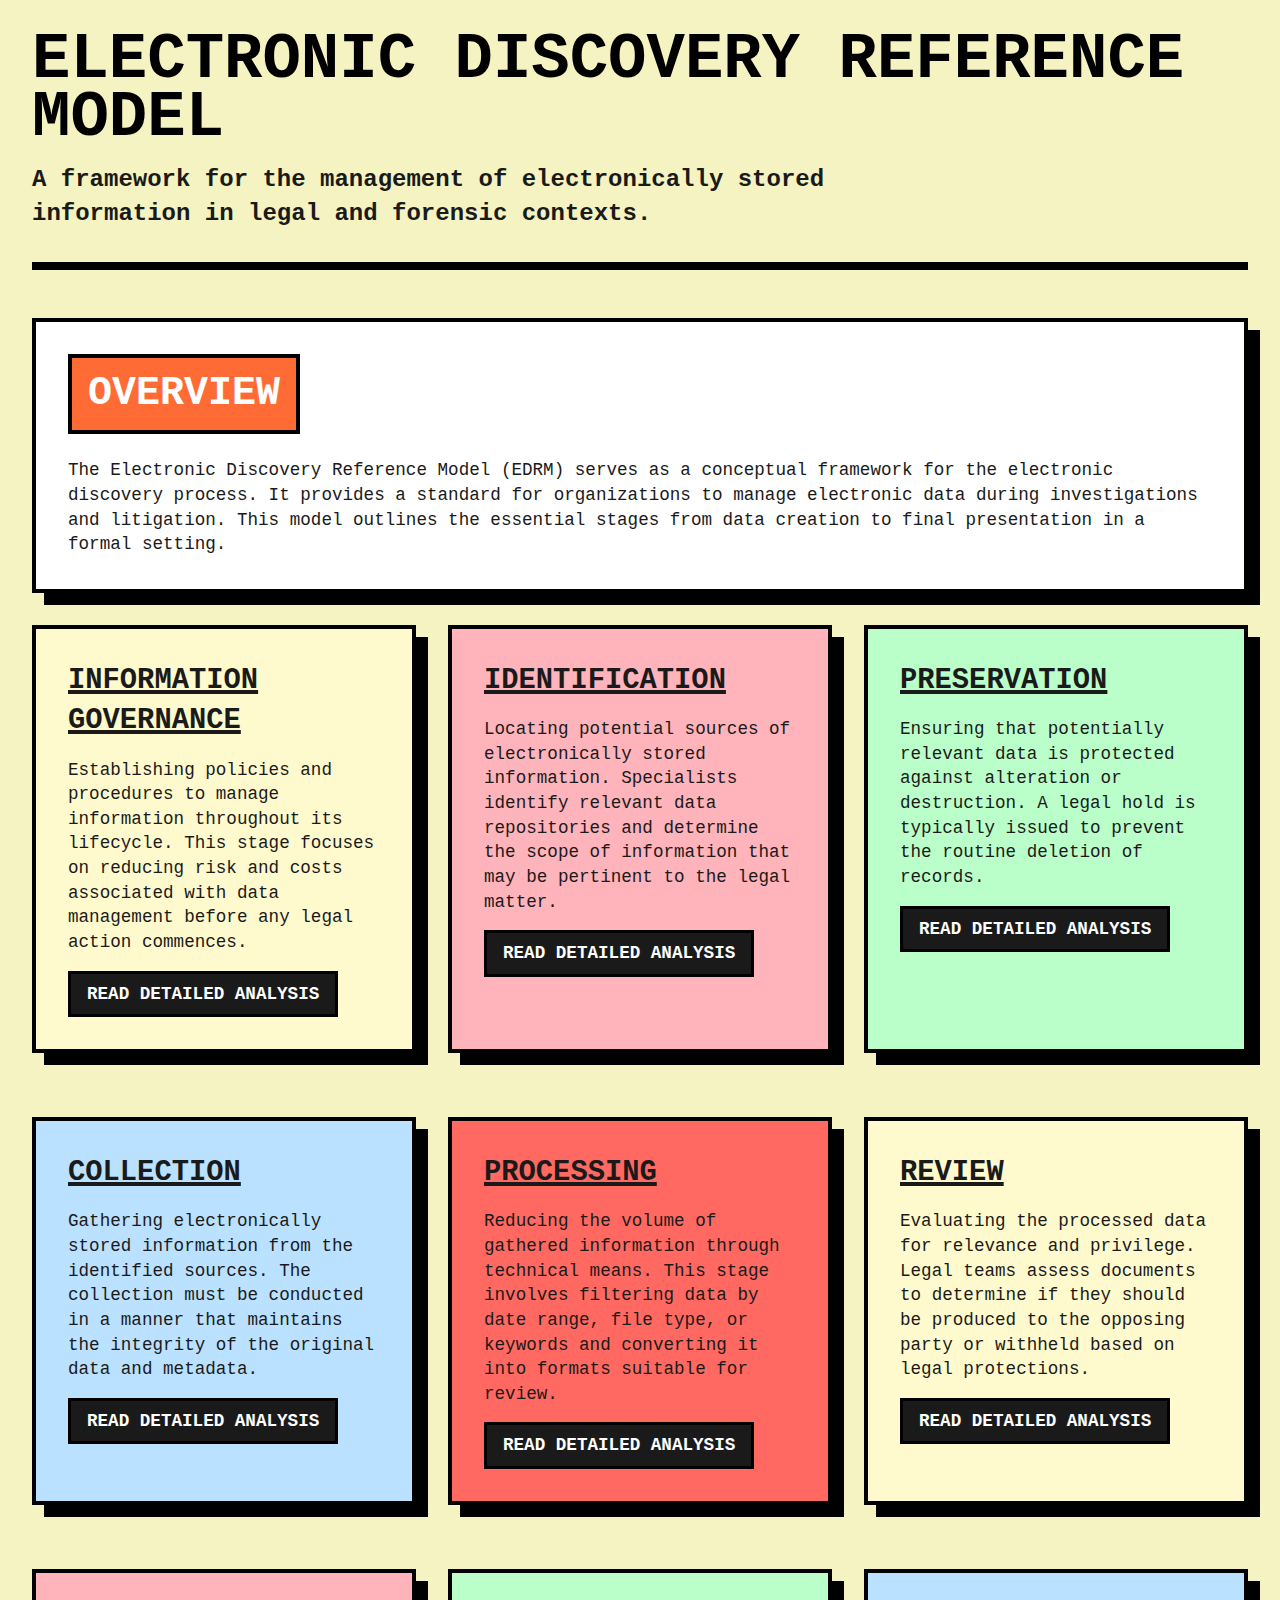
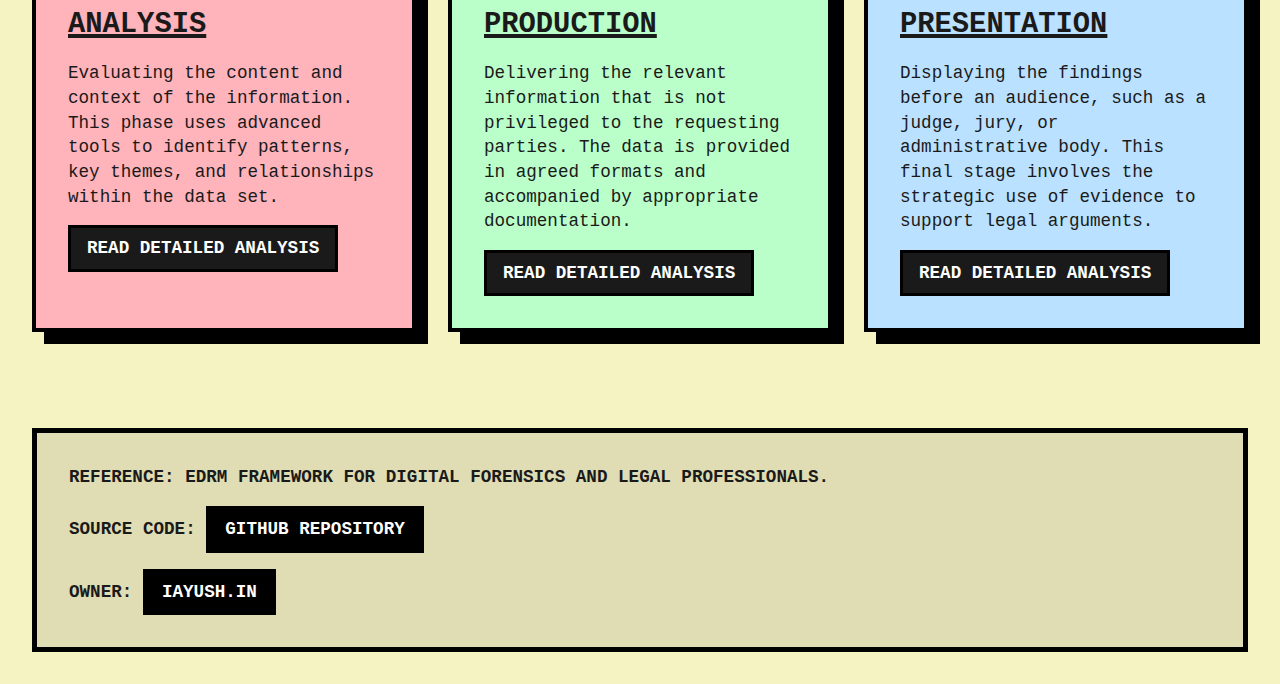
<file: index.html>
<!DOCTYPE html>
<html lang="en">
<head>
    <meta charset="UTF-8">
    <meta name="viewport" content="width=device-width, initial-scale=1.0">
    <title>EDRM: Electronic Discovery Reference Model</title>
    <link rel="stylesheet" href="styles.css">
</head>
<body>
    <header>
        <h1>Electronic Discovery Reference Model</h1>
        <p class="subtitle">A framework for the management of electronically stored information in legal and forensic contexts.</p>
    </header>

    <main>
        <section id="introduction" class="card">
            <h2>Overview</h2>
            <p>The Electronic Discovery Reference Model (EDRM) serves as a conceptual framework for the electronic discovery process. It provides a standard for organizations to manage electronic data during investigations and litigation. This model outlines the essential stages from data creation to final presentation in a formal setting.</p>
        </section>

        <section id="stages" class="grid">
            <div class="card">
                <h3>Information Governance</h3>
                <p>Establishing policies and procedures to manage information throughout its lifecycle. This stage focuses on reducing risk and costs associated with data management before any legal action commences.</p>
                <a href="information_governance.html" class="link">Read Detailed Analysis</a>
            </div>

            <div class="card">
                <h3>Identification</h3>
                <p>Locating potential sources of electronically stored information. Specialists identify relevant data repositories and determine the scope of information that may be pertinent to the legal matter.</p>
                <a href="identification.html" class="link">Read Detailed Analysis</a>
            </div>

            <div class="card">
                <h3>Preservation</h3>
                <p>Ensuring that potentially relevant data is protected against alteration or destruction. A legal hold is typically issued to prevent the routine deletion of records.</p>
                <a href="preservation.html" class="link">Read Detailed Analysis</a>
            </div>

            <div class="card">
                <h3>Collection</h3>
                <p>Gathering electronically stored information from the identified sources. The collection must be conducted in a manner that maintains the integrity of the original data and metadata.</p>
                <a href="collection.html" class="link">Read Detailed Analysis</a>
            </div>

            <div class="card">
                <h3>Processing</h3>
                <p>Reducing the volume of gathered information through technical means. This stage involves filtering data by date range, file type, or keywords and converting it into formats suitable for review.</p>
                <a href="processing.html" class="link">Read Detailed Analysis</a>
            </div>

            <div class="card">
                <h3>Review</h3>
                <p>Evaluating the processed data for relevance and privilege. Legal teams assess documents to determine if they should be produced to the opposing party or withheld based on legal protections.</p>
                <a href="review.html" class="link">Read Detailed Analysis</a>
            </div>

            <div class="card">
                <h3>Analysis</h3>
                <p>Evaluating the content and context of the information. This phase uses advanced tools to identify patterns, key themes, and relationships within the data set.</p>
                <a href="analysis.html" class="link">Read Detailed Analysis</a>
            </div>

            <div class="card">
                <h3>Production</h3>
                <p>Delivering the relevant information that is not privileged to the requesting parties. The data is provided in agreed formats and accompanied by appropriate documentation.</p>
                <a href="production.html" class="link">Read Detailed Analysis</a>
            </div>

            <div class="card">
                <h3>Presentation</h3>
                <p>Displaying the findings before an audience, such as a judge, jury, or administrative body. This final stage involves the strategic use of evidence to support legal arguments.</p>
                <a href="presentation.html" class="link">Read Detailed Analysis</a>
            </div>
        </section>
    </main>

    <footer>
        <p>Reference: EDRM Framework for Digital Forensics and Legal Professionals.</p>
        <p>Source Code: <a href="https://github.com/ayushedith/edrm-model" class="link">GitHub Repository</a></p>
        <p>Owner: <a href="https://iayush.in" class="link">iayush.in</a></p>
    </footer>
</body>
</html>
</file>
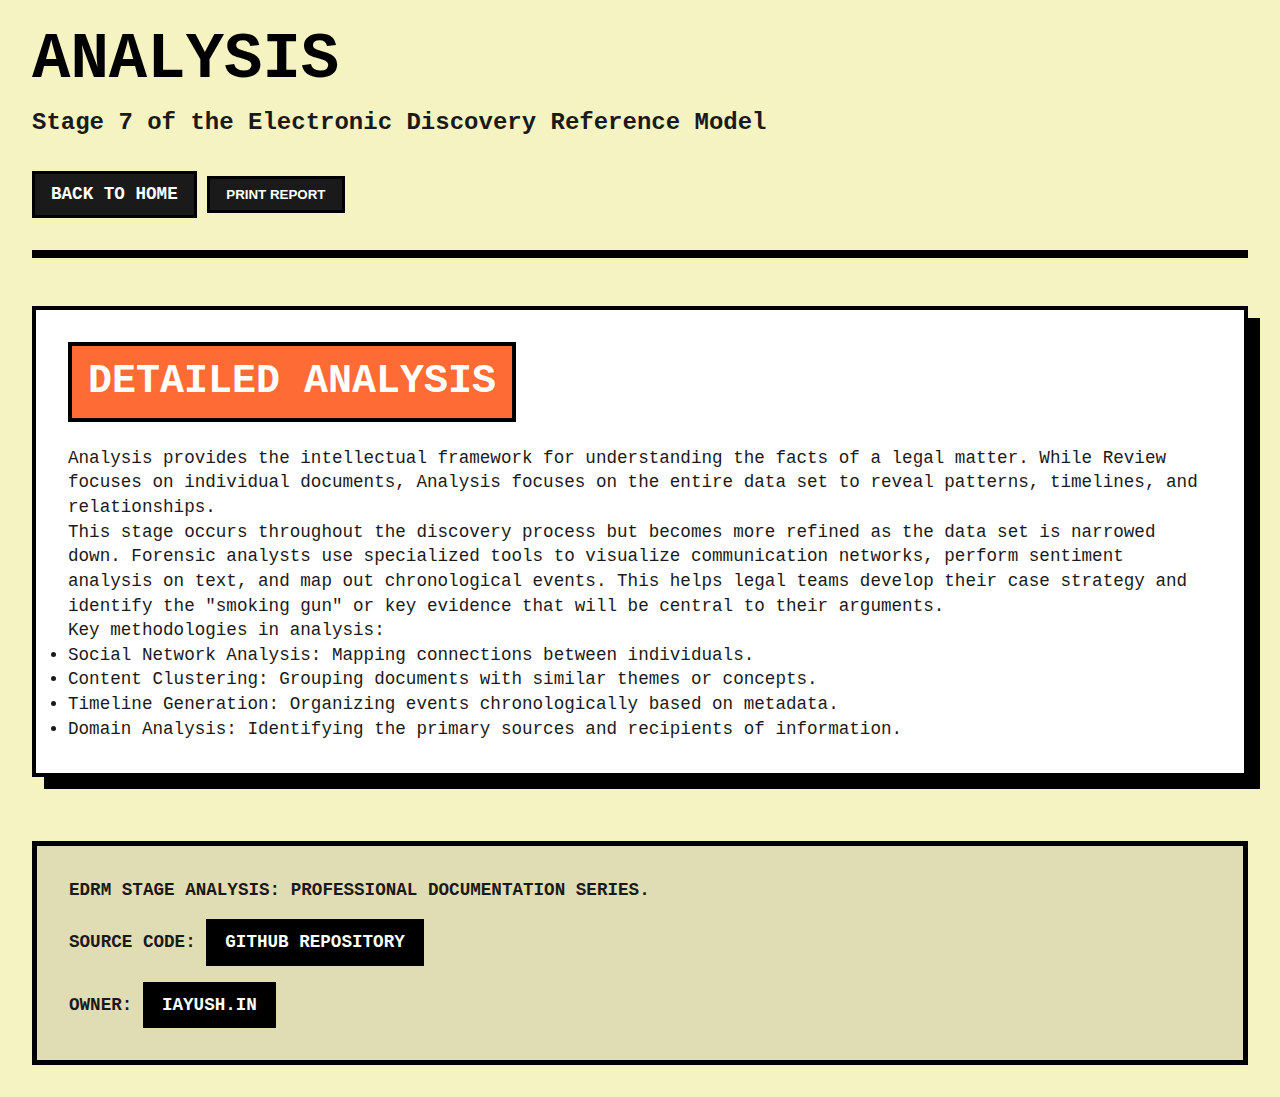
<file: analysis.html>
<!DOCTYPE html>
<html lang="en">
<head>
    <meta charset="UTF-8">
    <meta name="viewport" content="width=device-width, initial-scale=1.0">
    <title>Analysis: EDRM</title>
    <link rel="stylesheet" href="styles.css">
</head>
<body>
    <header>
        <h1>Analysis</h1>
        <p class="subtitle">Stage 7 of the Electronic Discovery Reference Model</p>
        <div style="margin-top: 1rem;">
            <a href="index.html" class="link">Back to Home</a>
            <button class="link" onclick="window.print()" style="cursor: pointer;">Print Report</button>
        </div>
    </header>

    <main>
        <section class="card">
            <h2>Detailed Analysis</h2>
            <p>Analysis provides the intellectual framework for understanding the facts of a legal matter. While Review focuses on individual documents, Analysis focuses on the entire data set to reveal patterns, timelines, and relationships.</p>
            
            <p>This stage occurs throughout the discovery process but becomes more refined as the data set is narrowed down. Forensic analysts use specialized tools to visualize communication networks, perform sentiment analysis on text, and map out chronological events. This helps legal teams develop their case strategy and identify the "smoking gun" or key evidence that will be central to their arguments.</p>
            
            <p>Key methodologies in analysis:</p>
            <ul>
                <li>Social Network Analysis: Mapping connections between individuals.</li>
                <li>Content Clustering: Grouping documents with similar themes or concepts.</li>
                <li>Timeline Generation: Organizing events chronologically based on metadata.</li>
                <li>Domain Analysis: Identifying the primary sources and recipients of information.</li>
            </ul>
        </section>
    </main>

    <footer>
        <p>EDRM Stage Analysis: Professional Documentation Series.</p>
        <p>Source Code: <a href="https://github.com/ayushedith/edrm-model" class="link">GitHub Repository</a></p>
        <p>Owner: <a href="https://iayush.in" class="link">iayush.in</a></p>
    </footer>
</body>
</html>
</file>
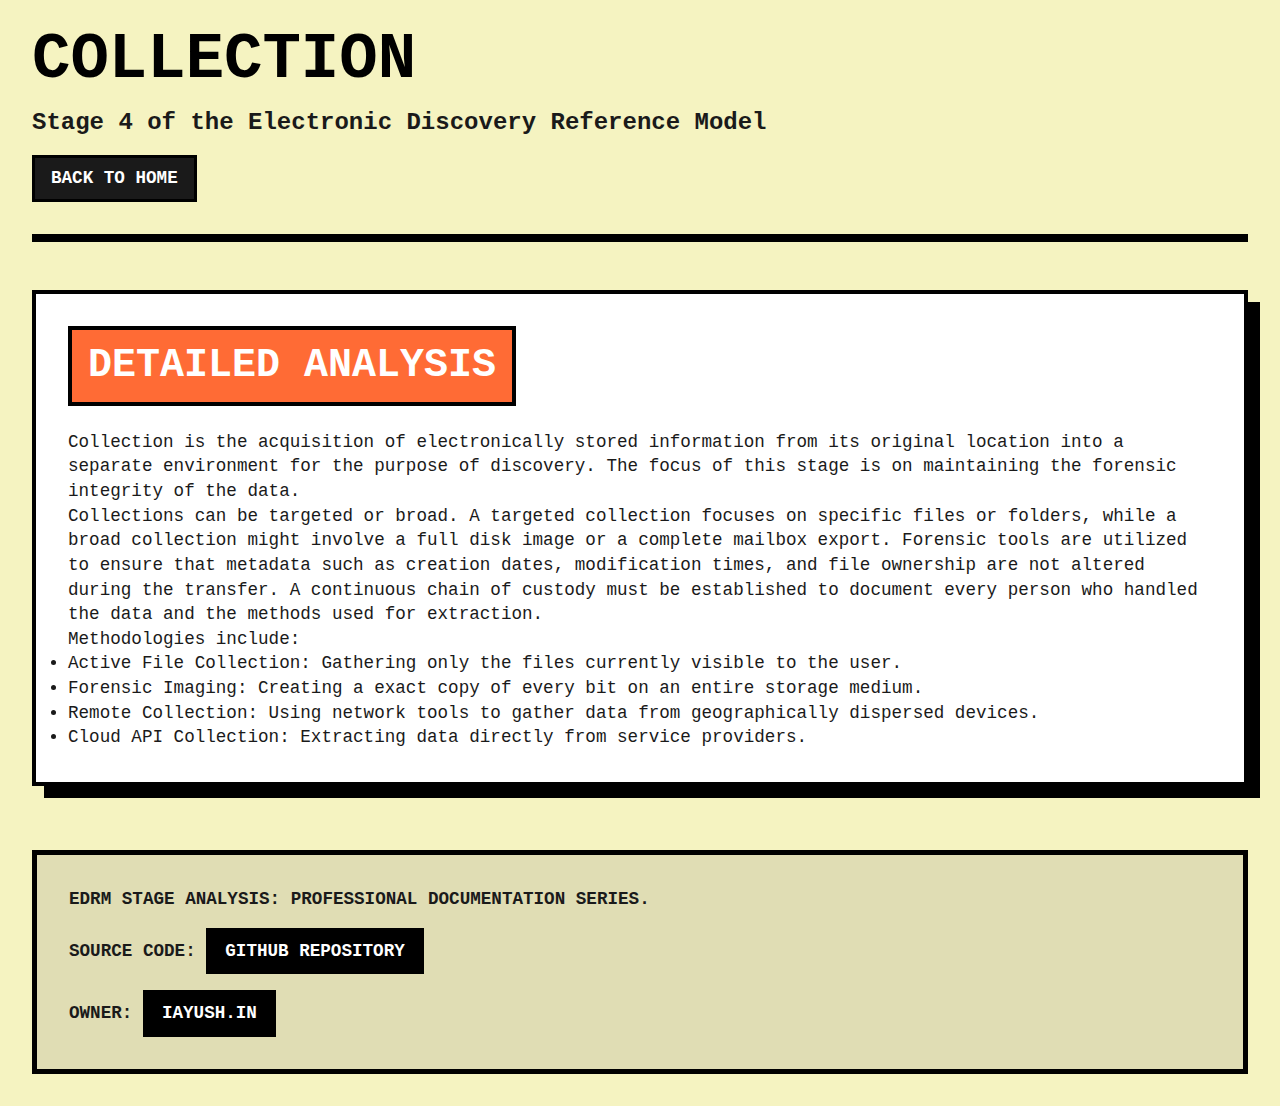
<file: collection.html>
<!DOCTYPE html>
<html lang="en">
<head>
    <meta charset="UTF-8">
    <meta name="viewport" content="width=device-width, initial-scale=1.0">
    <title>Collection: EDRM</title>
    <link rel="stylesheet" href="styles.css">
</head>
<body>
    <header>
        <h1>Collection</h1>
        <p class="subtitle">Stage 4 of the Electronic Discovery Reference Model</p>
        <a href="index.html" class="link">Back to Home</a>
    </header>

    <main>
        <section class="card">
            <h2>Detailed Analysis</h2>
            <p>Collection is the acquisition of electronically stored information from its original location into a separate environment for the purpose of discovery. The focus of this stage is on maintaining the forensic integrity of the data.</p>
            
            <p>Collections can be targeted or broad. A targeted collection focuses on specific files or folders, while a broad collection might involve a full disk image or a complete mailbox export. Forensic tools are utilized to ensure that metadata such as creation dates, modification times, and file ownership are not altered during the transfer. A continuous chain of custody must be established to document every person who handled the data and the methods used for extraction.</p>
            
            <p>Methodologies include:</p>
            <ul>
                <li>Active File Collection: Gathering only the files currently visible to the user.</li>
                <li>Forensic Imaging: Creating a exact copy of every bit on an entire storage medium.</li>
                <li>Remote Collection: Using network tools to gather data from geographically dispersed devices.</li>
                <li>Cloud API Collection: Extracting data directly from service providers.</li>
            </ul>
        </section>
    </main>

    <footer>
        <p>EDRM Stage Analysis: Professional Documentation Series.</p>
        <p>Source Code: <a href="https://github.com/ayushedith/edrm-model" class="link">GitHub Repository</a></p>
        <p>Owner: <a href="https://iayush.in" class="link">iayush.in</a></p>
    </footer>
</body>
</html>
</file>
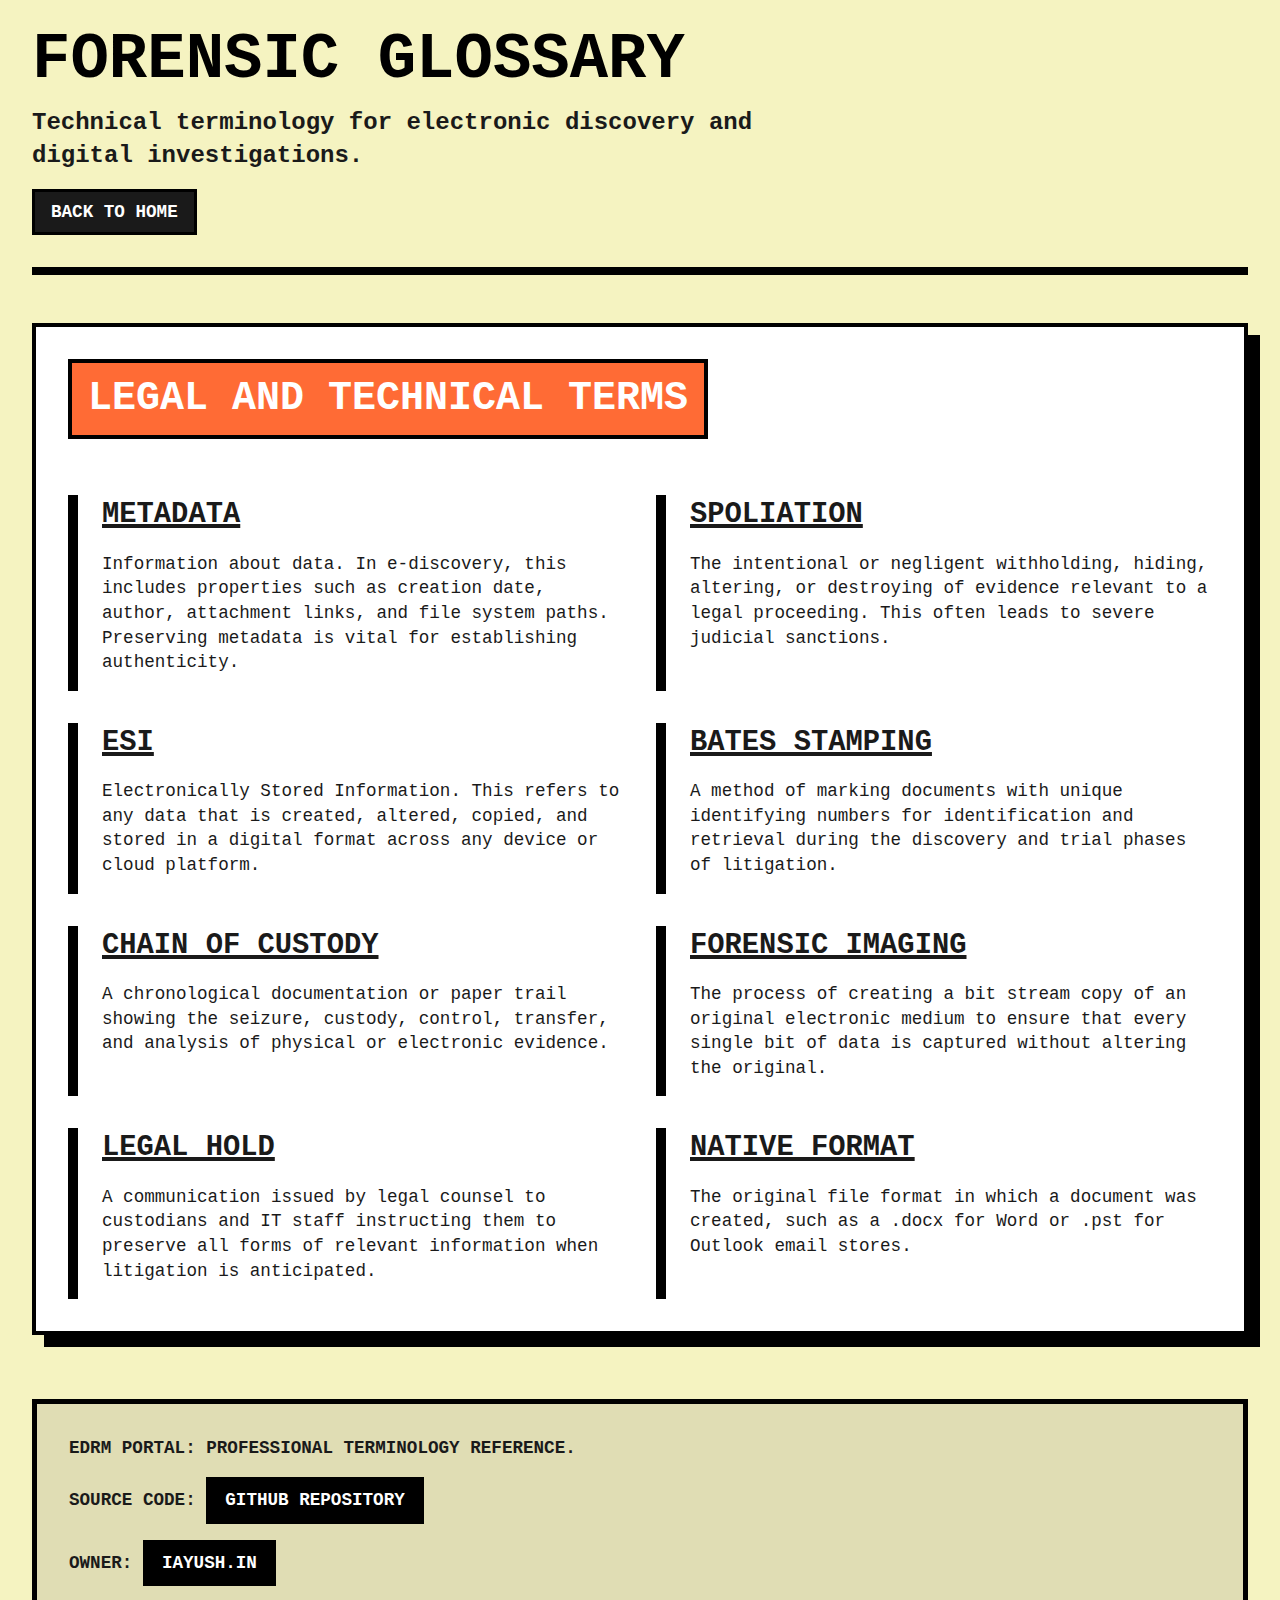
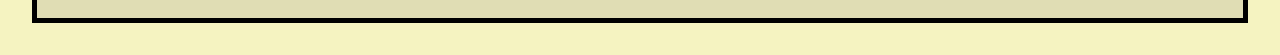
<file: glossary.html>
<!DOCTYPE html>
<html lang="en">
<head>
    <meta charset="UTF-8">
    <meta name="viewport" content="width=device-width, initial-scale=1.0">
    <title>Glossary: EDRM Digital Forensics</title>
    <link rel="stylesheet" href="styles.css">
</head>
<body>
    <header>
        <h1>Forensic Glossary</h1>
        <p class="subtitle">Technical terminology for electronic discovery and digital investigations.</p>
        <a href="index.html" class="link">Back to Home</a>
    </header>

    <main>
        <section class="card">
            <h2>Legal and Technical Terms</h2>
            <div class="glossary-grid">
                <div class="glossary-item">
                    <h3>Metadata</h3>
                    <p>Information about data. In e-discovery, this includes properties such as creation date, author, attachment links, and file system paths. Preserving metadata is vital for establishing authenticity.</p>
                </div>

                <div class="glossary-item">
                    <h3>Spoliation</h3>
                    <p>The intentional or negligent withholding, hiding, altering, or destroying of evidence relevant to a legal proceeding. This often leads to severe judicial sanctions.</p>
                </div>

                <div class="glossary-item">
                    <h3>ESI</h3>
                    <p>Electronically Stored Information. This refers to any data that is created, altered, copied, and stored in a digital format across any device or cloud platform.</p>
                </div>

                <div class="glossary-item">
                    <h3>Bates Stamping</h3>
                    <p>A method of marking documents with unique identifying numbers for identification and retrieval during the discovery and trial phases of litigation.</p>
                </div>

                <div class="glossary-item">
                    <h3>Chain of Custody</h3>
                    <p>A chronological documentation or paper trail showing the seizure, custody, control, transfer, and analysis of physical or electronic evidence.</p>
                </div>

                <div class="glossary-item">
                    <h3>Forensic Imaging</h3>
                    <p>The process of creating a bit stream copy of an original electronic medium to ensure that every single bit of data is captured without altering the original.</p>
                </div>

                <div class="glossary-item">
                    <h3>Legal Hold</h3>
                    <p>A communication issued by legal counsel to custodians and IT staff instructing them to preserve all forms of relevant information when litigation is anticipated.</p>
                </div>

                <div class="glossary-item">
                    <h3>Native Format</h3>
                    <p>The original file format in which a document was created, such as a .docx for Word or .pst for Outlook email stores.</p>
                </div>
            </div>
        </section>
    </main>

    <footer>
        <p>EDRM Portal: Professional Terminology Reference.</p>
        <p>Source Code: <a href="https://github.com/ayushedith/edrm-model" class="link">GitHub Repository</a></p>
        <p>Owner: <a href="https://iayush.in" class="link">iayush.in</a></p>
    </footer>
</body>
</html>
</file>
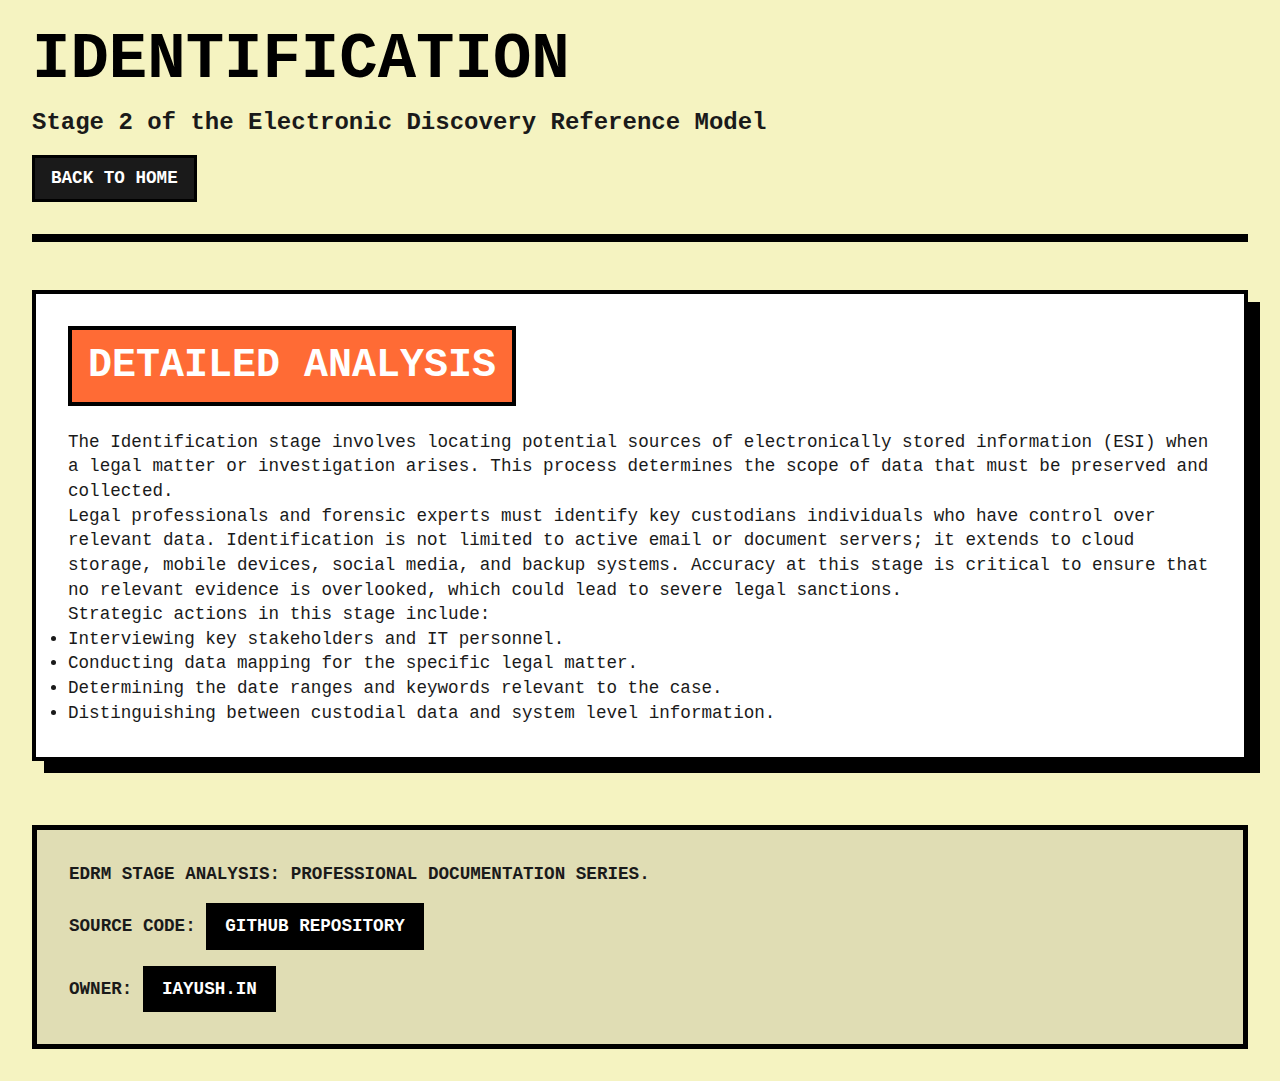
<file: identification.html>
<!DOCTYPE html>
<html lang="en">
<head>
    <meta charset="UTF-8">
    <meta name="viewport" content="width=device-width, initial-scale=1.0">
    <title>Identification: EDRM</title>
    <link rel="stylesheet" href="styles.css">
</head>
<body>
    <header>
        <h1>Identification</h1>
        <p class="subtitle">Stage 2 of the Electronic Discovery Reference Model</p>
        <a href="index.html" class="link">Back to Home</a>
    </header>

    <main>
        <section class="card">
            <h2>Detailed Analysis</h2>
            <p>The Identification stage involves locating potential sources of electronically stored information (ESI) when a legal matter or investigation arises. This process determines the scope of data that must be preserved and collected.</p>
            
            <p>Legal professionals and forensic experts must identify key custodians individuals who have control over relevant data. Identification is not limited to active email or document servers; it extends to cloud storage, mobile devices, social media, and backup systems. Accuracy at this stage is critical to ensure that no relevant evidence is overlooked, which could lead to severe legal sanctions.</p>
            
            <p>Strategic actions in this stage include:</p>
            <ul>
                <li>Interviewing key stakeholders and IT personnel.</li>
                <li>Conducting data mapping for the specific legal matter.</li>
                <li>Determining the date ranges and keywords relevant to the case.</li>
                <li>Distinguishing between custodial data and system level information.</li>
            </ul>
        </section>
    </main>

    <footer>
        <p>EDRM Stage Analysis: Professional Documentation Series.</p>
        <p>Source Code: <a href="https://github.com/ayushedith/edrm-model" class="link">GitHub Repository</a></p>
        <p>Owner: <a href="https://iayush.in" class="link">iayush.in</a></p>
    </footer>
</body>
</html>
</file>
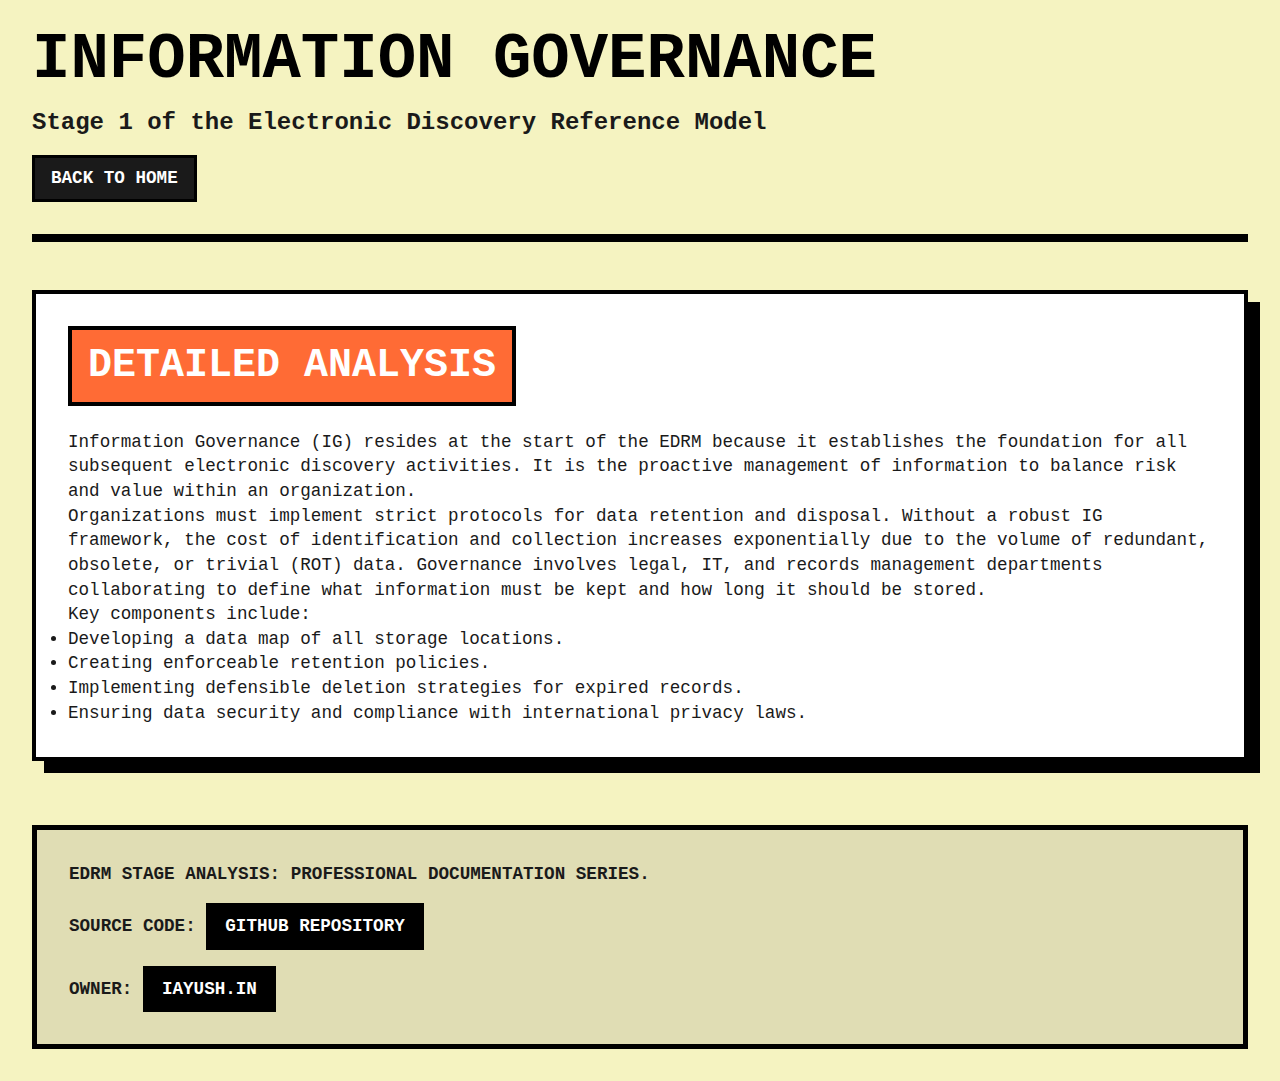
<file: information_governance.html>
<!DOCTYPE html>
<html lang="en">
<head>
    <meta charset="UTF-8">
    <meta name="viewport" content="width=device-width, initial-scale=1.0">
    <title>Information Governance: EDRM</title>
    <link rel="stylesheet" href="styles.css">
</head>
<body>
    <header>
        <h1>Information Governance</h1>
        <p class="subtitle">Stage 1 of the Electronic Discovery Reference Model</p>
        <a href="index.html" class="link">Back to Home</a>
    </header>

    <main>
        <section class="card">
            <h2>Detailed Analysis</h2>
            <p>Information Governance (IG) resides at the start of the EDRM because it establishes the foundation for all subsequent electronic discovery activities. It is the proactive management of information to balance risk and value within an organization.</p>
            
            <p>Organizations must implement strict protocols for data retention and disposal. Without a robust IG framework, the cost of identification and collection increases exponentially due to the volume of redundant, obsolete, or trivial (ROT) data. Governance involves legal, IT, and records management departments collaborating to define what information must be kept and how long it should be stored.</p>
            
            <p>Key components include:</p>
            <ul>
                <li>Developing a data map of all storage locations.</li>
                <li>Creating enforceable retention policies.</li>
                <li>Implementing defensible deletion strategies for expired records.</li>
                <li>Ensuring data security and compliance with international privacy laws.</li>
            </ul>
        </section>
    </main>

    <footer>
        <p>EDRM Stage Analysis: Professional Documentation Series.</p>
        <p>Source Code: <a href="https://github.com/ayushedith/edrm-model" class="link">GitHub Repository</a></p>
        <p>Owner: <a href="https://iayush.in" class="link">iayush.in</a></p>
    </footer>
</body>
</html>
</file>
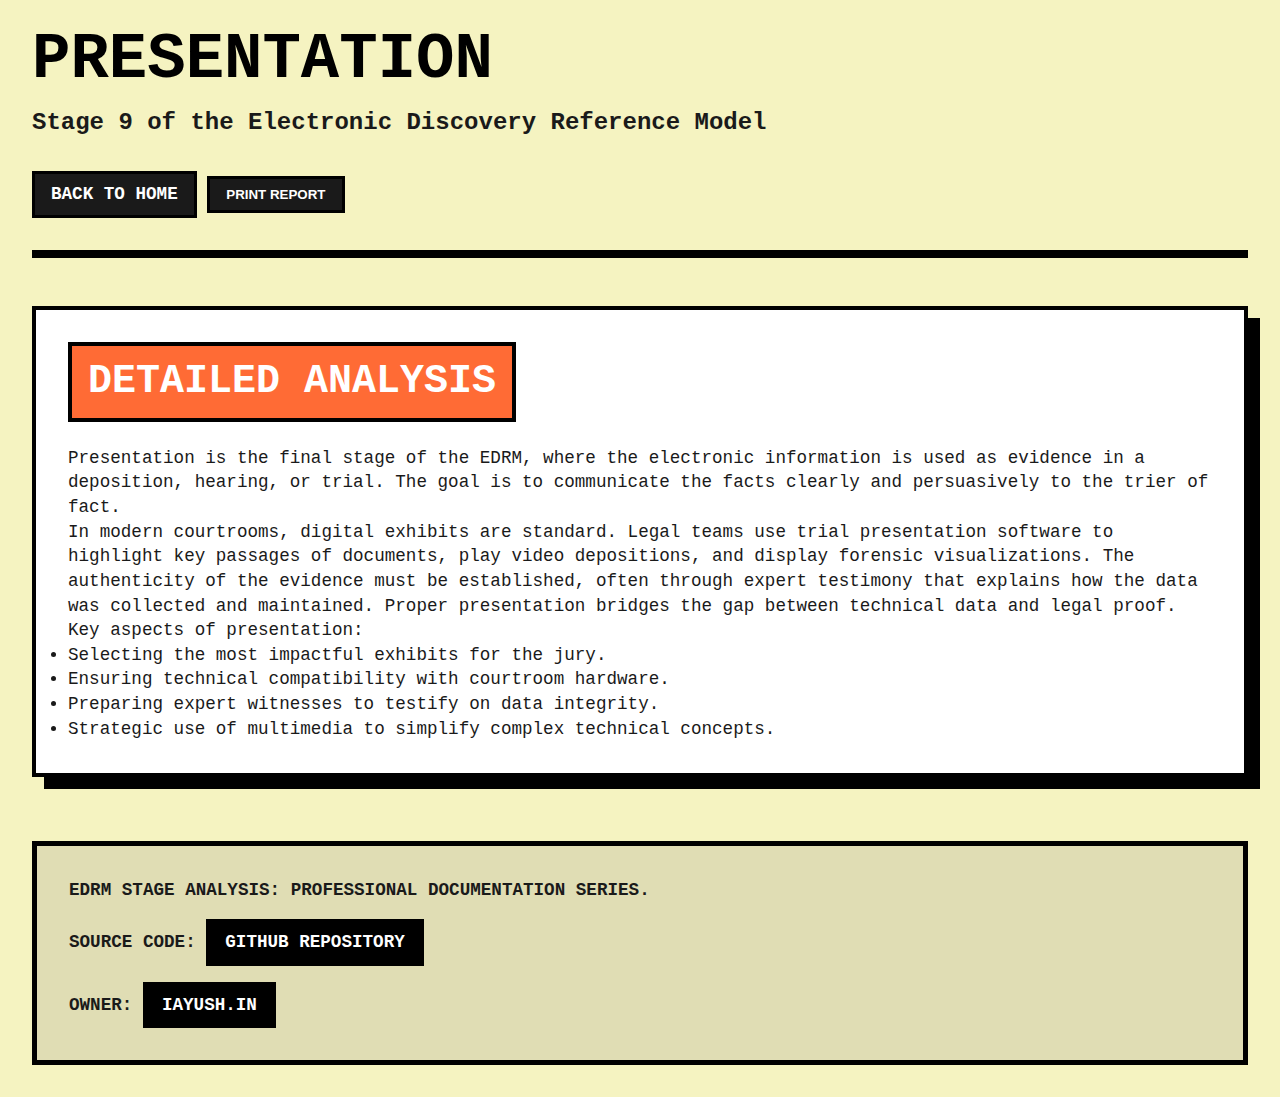
<file: presentation.html>
<!DOCTYPE html>
<html lang="en">
<head>
    <meta charset="UTF-8">
    <meta name="viewport" content="width=device-width, initial-scale=1.0">
    <title>Presentation: EDRM</title>
    <link rel="stylesheet" href="styles.css">
</head>
<body>
    <header>
        <h1>Presentation</h1>
        <p class="subtitle">Stage 9 of the Electronic Discovery Reference Model</p>
        <div style="margin-top: 1rem;">
            <a href="index.html" class="link">Back to Home</a>
            <button class="link" onclick="window.print()" style="cursor: pointer;">Print Report</button>
        </div>
    </header>

    <main>
        <section class="card">
            <h2>Detailed Analysis</h2>
            <p>Presentation is the final stage of the EDRM, where the electronic information is used as evidence in a deposition, hearing, or trial. The goal is to communicate the facts clearly and persuasively to the trier of fact.</p>
            
            <p>In modern courtrooms, digital exhibits are standard. Legal teams use trial presentation software to highlight key passages of documents, play video depositions, and display forensic visualizations. The authenticity of the evidence must be established, often through expert testimony that explains how the data was collected and maintained. Proper presentation bridges the gap between technical data and legal proof.</p>
            
            <p>Key aspects of presentation:</p>
            <ul>
                <li>Selecting the most impactful exhibits for the jury.</li>
                <li>Ensuring technical compatibility with courtroom hardware.</li>
                <li>Preparing expert witnesses to testify on data integrity.</li>
                <li>Strategic use of multimedia to simplify complex technical concepts.</li>
            </ul>
        </section>
    </main>

    <footer>
        <p>EDRM Stage Analysis: Professional Documentation Series.</p>
        <p>Source Code: <a href="https://github.com/ayushedith/edrm-model" class="link">GitHub Repository</a></p>
        <p>Owner: <a href="https://iayush.in" class="link">iayush.in</a></p>
    </footer>
</body>
</html>
</file>
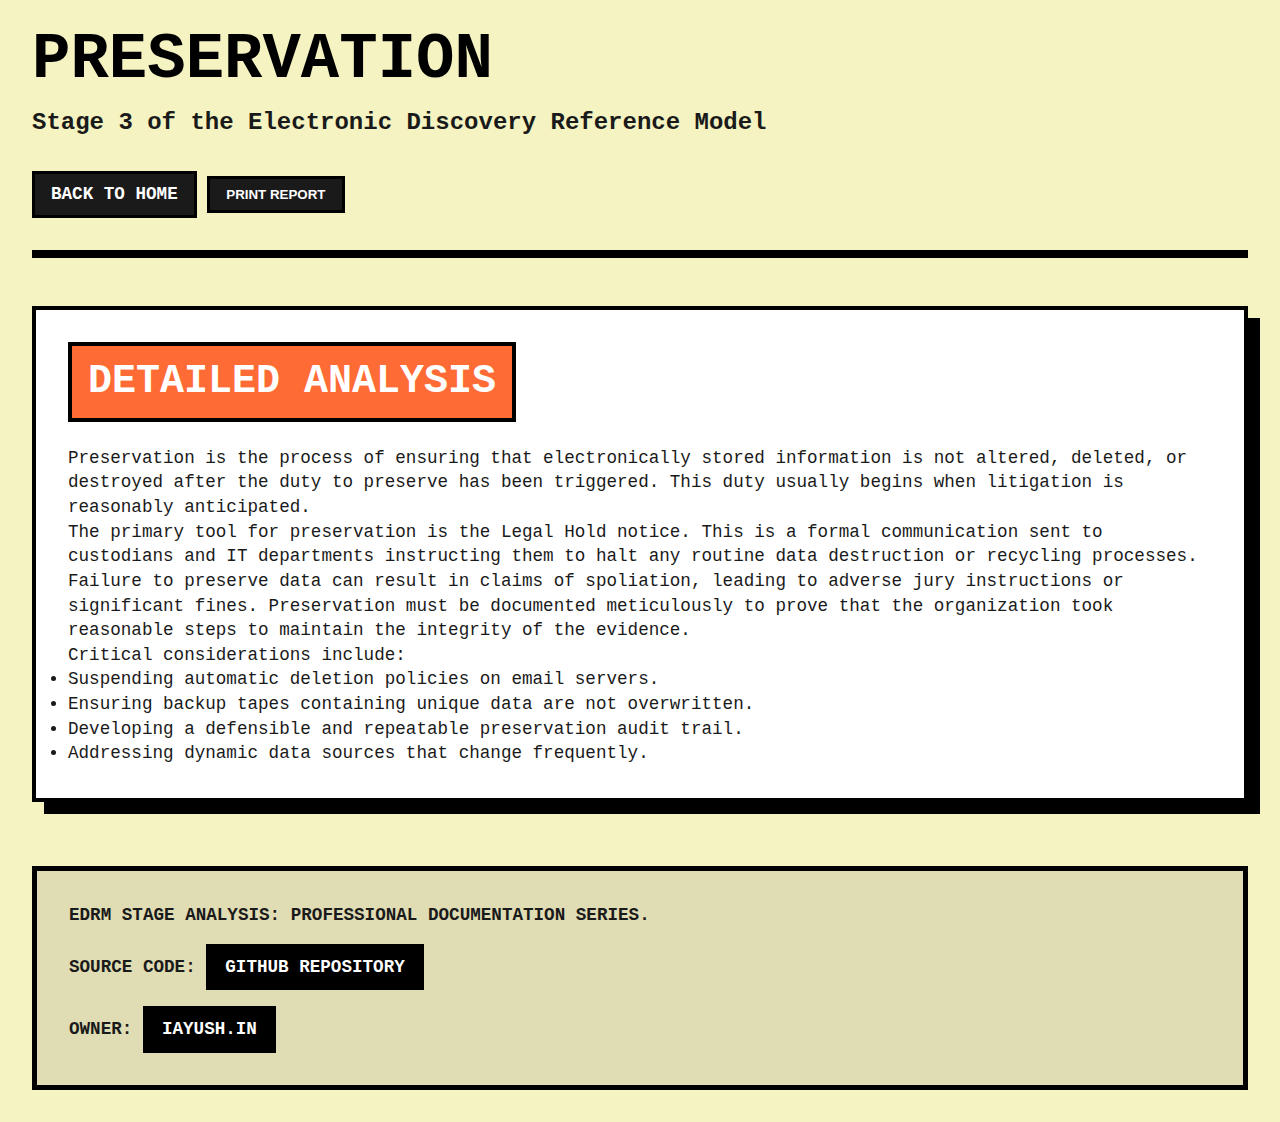
<file: preservation.html>
<!DOCTYPE html>
<html lang="en">
<head>
    <meta charset="UTF-8">
    <meta name="viewport" content="width=device-width, initial-scale=1.0">
    <title>Preservation: EDRM</title>
    <link rel="stylesheet" href="styles.css">
</head>
<body>
    <header>
        <h1>Preservation</h1>
        <p class="subtitle">Stage 3 of the Electronic Discovery Reference Model</p>
        <div style="margin-top: 1rem;">
            <a href="index.html" class="link">Back to Home</a>
            <button class="link" onclick="window.print()" style="cursor: pointer;">Print Report</button>
        </div>
    </header>

    <main>
        <section class="card">
            <h2>Detailed Analysis</h2>
            <p>Preservation is the process of ensuring that electronically stored information is not altered, deleted, or destroyed after the duty to preserve has been triggered. This duty usually begins when litigation is reasonably anticipated.</p>
            
            <p>The primary tool for preservation is the Legal Hold notice. This is a formal communication sent to custodians and IT departments instructing them to halt any routine data destruction or recycling processes. Failure to preserve data can result in claims of spoliation, leading to adverse jury instructions or significant fines. Preservation must be documented meticulously to prove that the organization took reasonable steps to maintain the integrity of the evidence.</p>
            
            <p>Critical considerations include:</p>
            <ul>
                <li>Suspending automatic deletion policies on email servers.</li>
                <li>Ensuring backup tapes containing unique data are not overwritten.</li>
                <li>Developing a defensible and repeatable preservation audit trail.</li>
                <li>Addressing dynamic data sources that change frequently.</li>
            </ul>
        </section>
    </main>

    <footer>
        <p>EDRM Stage Analysis: Professional Documentation Series.</p>
        <p>Source Code: <a href="https://github.com/ayushedith/edrm-model" class="link">GitHub Repository</a></p>
        <p>Owner: <a href="https://iayush.in" class="link">iayush.in</a></p>
    </footer>
</body>
</html>
</file>
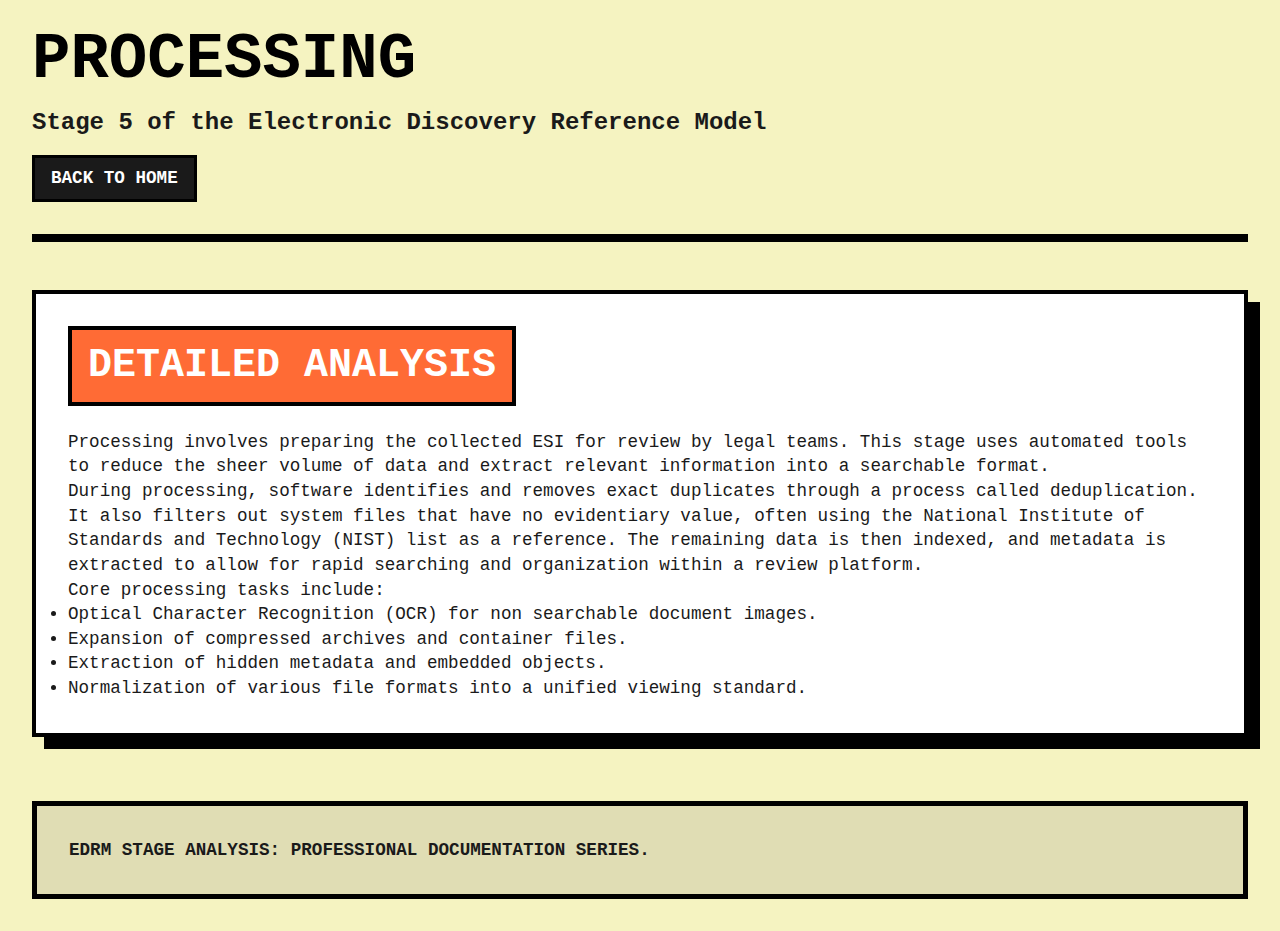
<file: processing.html>
<!DOCTYPE html>
<html lang="en">
<head>
    <meta charset="UTF-8">
    <meta name="viewport" content="width=device-width, initial-scale=1.0">
    <title>Processing: EDRM</title>
    <link rel="stylesheet" href="styles.css">
</head>
<body>
    <header>
        <h1>Processing</h1>
        <p class="subtitle">Stage 5 of the Electronic Discovery Reference Model</p>
        <a href="index.html" class="link">Back to Home</a>
    </header>

    <main>
        <section class="card">
            <h2>Detailed Analysis</h2>
            <p>Processing involves preparing the collected ESI for review by legal teams. This stage uses automated tools to reduce the sheer volume of data and extract relevant information into a searchable format.</p>
            
            <p>During processing, software identifies and removes exact duplicates through a process called deduplication. It also filters out system files that have no evidentiary value, often using the National Institute of Standards and Technology (NIST) list as a reference. The remaining data is then indexed, and metadata is extracted to allow for rapid searching and organization within a review platform.</p>
            
            <p>Core processing tasks include:</p>
            <ul>
                <li>Optical Character Recognition (OCR) for non searchable document images.</li>
                <li>Expansion of compressed archives and container files.</li>
                <li>Extraction of hidden metadata and embedded objects.</li>
                <li>Normalization of various file formats into a unified viewing standard.</li>
            </ul>
        </section>
    </main>

    <footer>
        <p>EDRM Stage Analysis: Professional Documentation Series.</p>
    </footer>
</body>
</html>
</file>
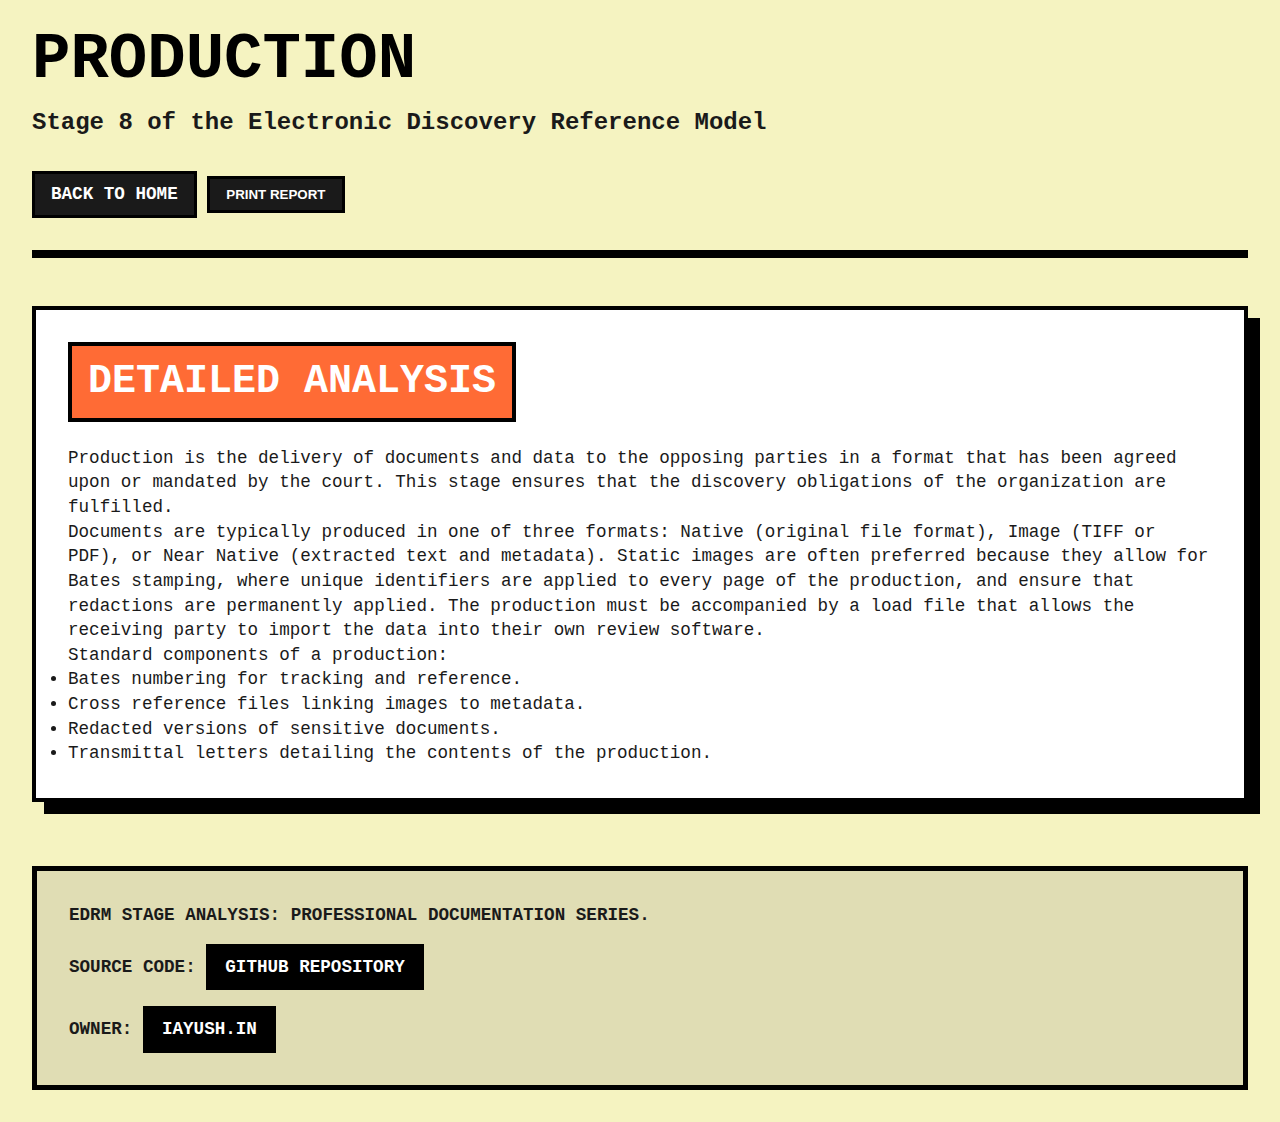
<file: production.html>
<!DOCTYPE html>
<html lang="en">
<head>
    <meta charset="UTF-8">
    <meta name="viewport" content="width=device-width, initial-scale=1.0">
    <title>Production: EDRM</title>
    <link rel="stylesheet" href="styles.css">
</head>
<body>
    <header>
        <h1>Production</h1>
        <p class="subtitle">Stage 8 of the Electronic Discovery Reference Model</p>
        <div style="margin-top: 1rem;">
            <a href="index.html" class="link">Back to Home</a>
            <button class="link" onclick="window.print()" style="cursor: pointer;">Print Report</button>
        </div>
    </header>

    <main>
        <section class="card">
            <h2>Detailed Analysis</h2>
            <p>Production is the delivery of documents and data to the opposing parties in a format that has been agreed upon or mandated by the court. This stage ensures that the discovery obligations of the organization are fulfilled.</p>
            
            <p>Documents are typically produced in one of three formats: Native (original file format), Image (TIFF or PDF), or Near Native (extracted text and metadata). Static images are often preferred because they allow for Bates stamping, where unique identifiers are applied to every page of the production, and ensure that redactions are permanently applied. The production must be accompanied by a load file that allows the receiving party to import the data into their own review software.</p>
            
            <p>Standard components of a production:</p>
            <ul>
                <li>Bates numbering for tracking and reference.</li>
                <li>Cross reference files linking images to metadata.</li>
                <li>Redacted versions of sensitive documents.</li>
                <li>Transmittal letters detailing the contents of the production.</li>
            </ul>
        </section>
    </main>

    <footer>
        <p>EDRM Stage Analysis: Professional Documentation Series.</p>
        <p>Source Code: <a href="https://github.com/ayushedith/edrm-model" class="link">GitHub Repository</a></p>
        <p>Owner: <a href="https://iayush.in" class="link">iayush.in</a></p>
    </footer>
</body>
</html>
</file>
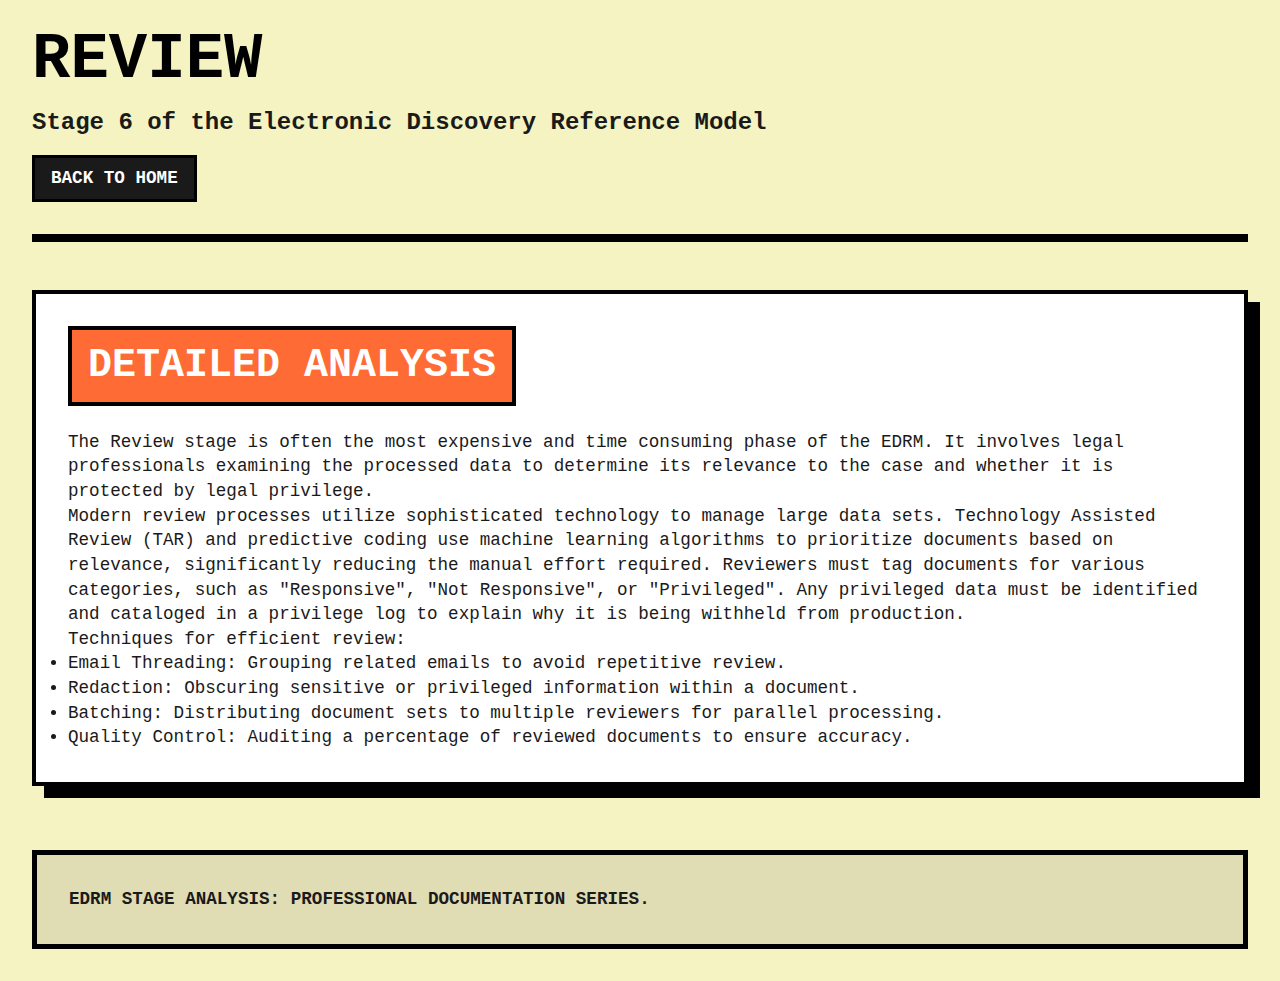
<file: review.html>
<!DOCTYPE html>
<html lang="en">
<head>
    <meta charset="UTF-8">
    <meta name="viewport" content="width=device-width, initial-scale=1.0">
    <title>Review: EDRM</title>
    <link rel="stylesheet" href="styles.css">
</head>
<body>
    <header>
        <h1>Review</h1>
        <p class="subtitle">Stage 6 of the Electronic Discovery Reference Model</p>
        <a href="index.html" class="link">Back to Home</a>
    </header>

    <main>
        <section class="card">
            <h2>Detailed Analysis</h2>
            <p>The Review stage is often the most expensive and time consuming phase of the EDRM. It involves legal professionals examining the processed data to determine its relevance to the case and whether it is protected by legal privilege.</p>
            
            <p>Modern review processes utilize sophisticated technology to manage large data sets. Technology Assisted Review (TAR) and predictive coding use machine learning algorithms to prioritize documents based on relevance, significantly reducing the manual effort required. Reviewers must tag documents for various categories, such as "Responsive", "Not Responsive", or "Privileged". Any privileged data must be identified and cataloged in a privilege log to explain why it is being withheld from production.</p>
            
            <p>Techniques for efficient review:</p>
            <ul>
                <li>Email Threading: Grouping related emails to avoid repetitive review.</li>
                <li>Redaction: Obscuring sensitive or privileged information within a document.</li>
                <li>Batching: Distributing document sets to multiple reviewers for parallel processing.</li>
                <li>Quality Control: Auditing a percentage of reviewed documents to ensure accuracy.</li>
            </ul>
        </section>
    </main>

    <footer>
        <p>EDRM Stage Analysis: Professional Documentation Series.</p>
    </footer>
</body>
</html>
</file>
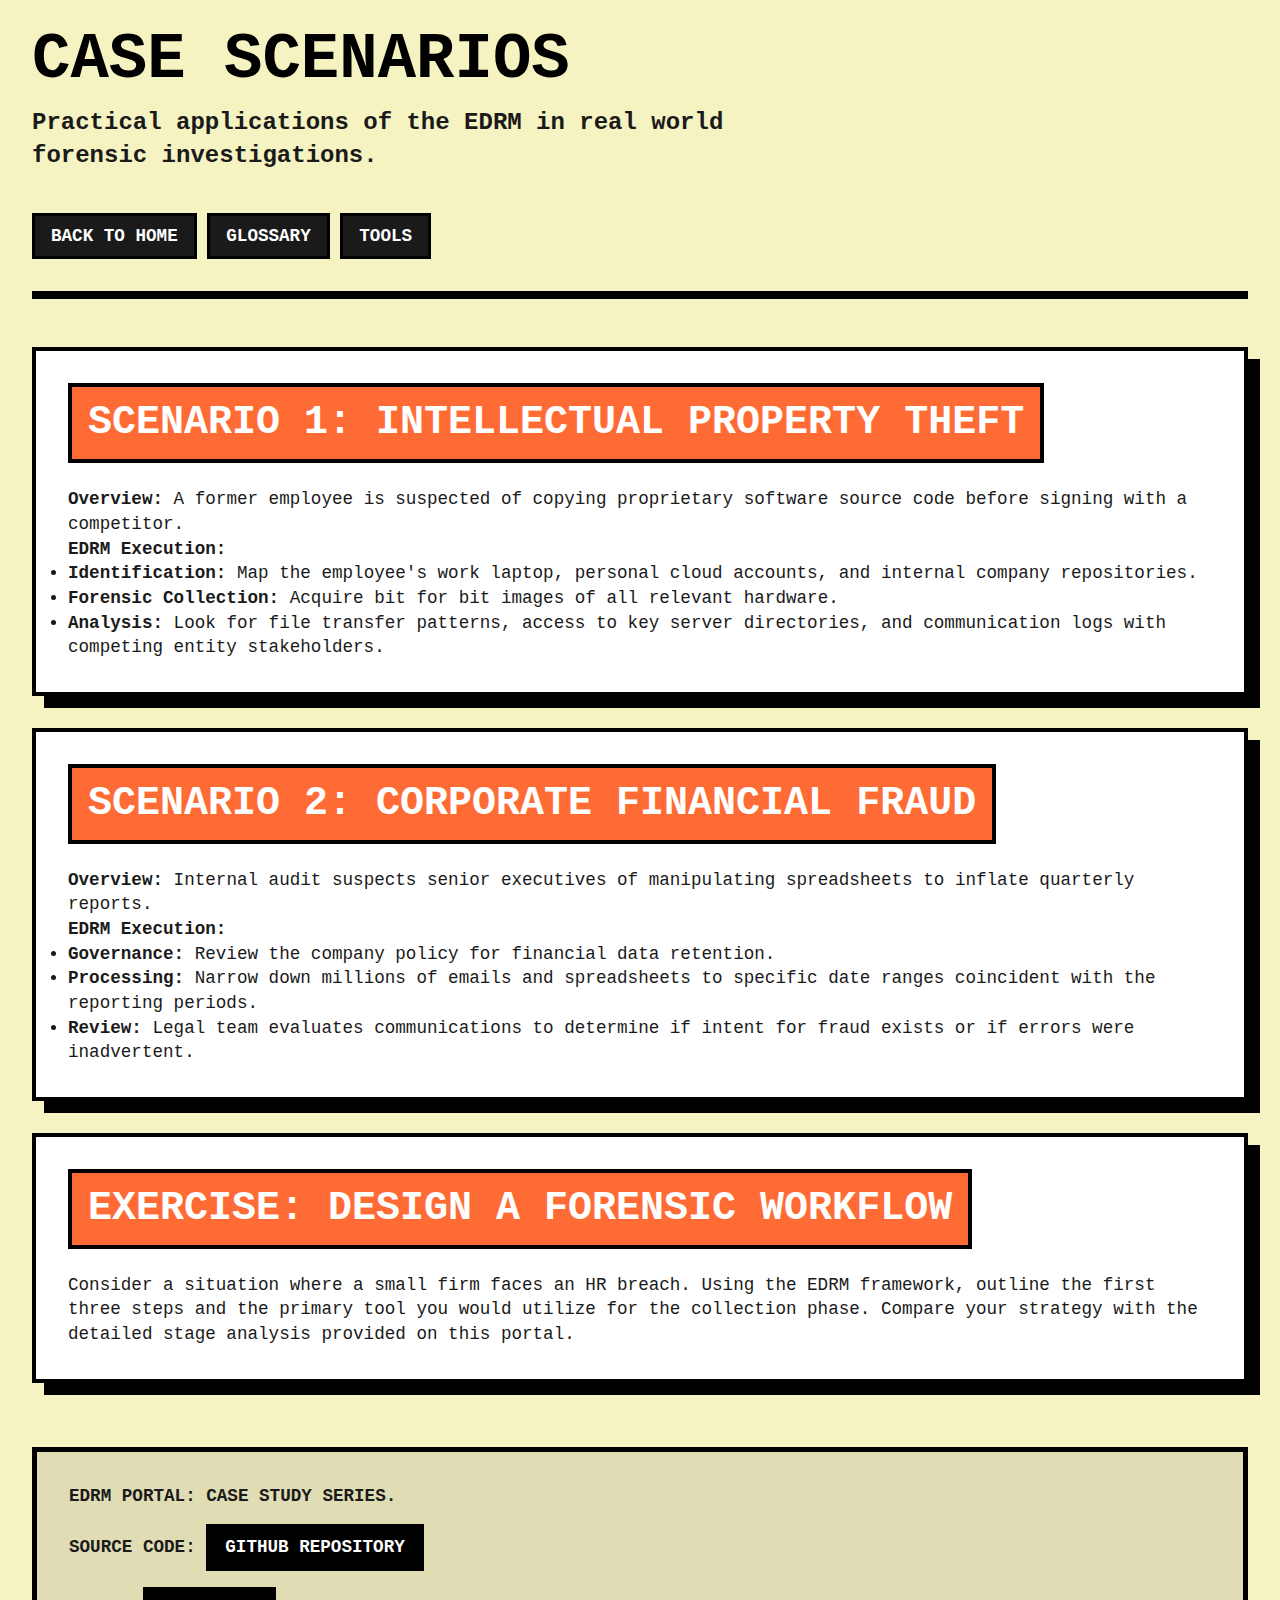
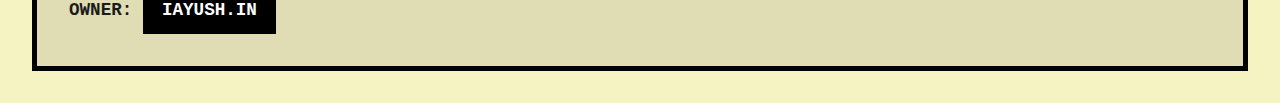
<file: scenarios.html>
<!DOCTYPE html>
<html lang="en">
<head>
    <meta charset="UTF-8">
    <meta name="viewport" content="width=device-width, initial-scale=1.0">
    <title>Case Scenarios: EDRM Digital Forensics</title>
    <link rel="stylesheet" href="styles.css">
</head>
<body>
    <header>
        <h1>Case Scenarios</h1>
        <p class="subtitle">Practical applications of the EDRM in real world forensic investigations.</p>
        <nav style="margin-top: 1.5rem;">
            <a href="index.html" class="link">Back to Home</a>
            <a href="glossary.html" class="link">Glossary</a>
            <a href="tools.html" class="link">Tools</a>
        </nav>
    </header>

    <main>
        <section class="card">
            <h2>Scenario 1: Intellectual Property Theft</h2>
            <p><strong>Overview:</strong> A former employee is suspected of copying proprietary software source code before signing with a competitor.</p>
            <p><strong>EDRM Execution:</strong></p>
            <ul>
                <li><strong>Identification:</strong> Map the employee's work laptop, personal cloud accounts, and internal company repositories.</li>
                <li><strong>Forensic Collection:</strong> Acquire bit for bit images of all relevant hardware.</li>
                <li><strong>Analysis:</strong> Look for file transfer patterns, access to key server directories, and communication logs with competing entity stakeholders.</li>
            </ul>
        </section>

        <section class="card">
            <h2>Scenario 2: Corporate Financial Fraud</h2>
            <p><strong>Overview:</strong> Internal audit suspects senior executives of manipulating spreadsheets to inflate quarterly reports.</p>
            <p><strong>EDRM Execution:</strong></p>
            <ul>
                <li><strong>Governance:</strong> Review the company policy for financial data retention.</li>
                <li><strong>Processing:</strong> Narrow down millions of emails and spreadsheets to specific date ranges coincident with the reporting periods.</li>
                <li><strong>Review:</strong> Legal team evaluates communications to determine if intent for fraud exists or if errors were inadvertent.</li>
            </ul>
        </section>

        <section class="card">
            <h2>Exercise: Design a Forensic Workflow</h2>
            <p>Consider a situation where a small firm faces an HR breach. Using the EDRM framework, outline the first three steps and the primary tool you would utilize for the collection phase. Compare your strategy with the detailed stage analysis provided on this portal.</p>
        </section>
    </main>

    <footer>
        <p>EDRM Portal: Case Study Series.</p>
        <p>Source Code: <a href="https://github.com/ayushedith/edrm-model" class="link">GitHub Repository</a></p>
        <p>Owner: <a href="https://iayush.in" class="link">iayush.in</a></p>
    </footer>
</body>
</html>
</file>
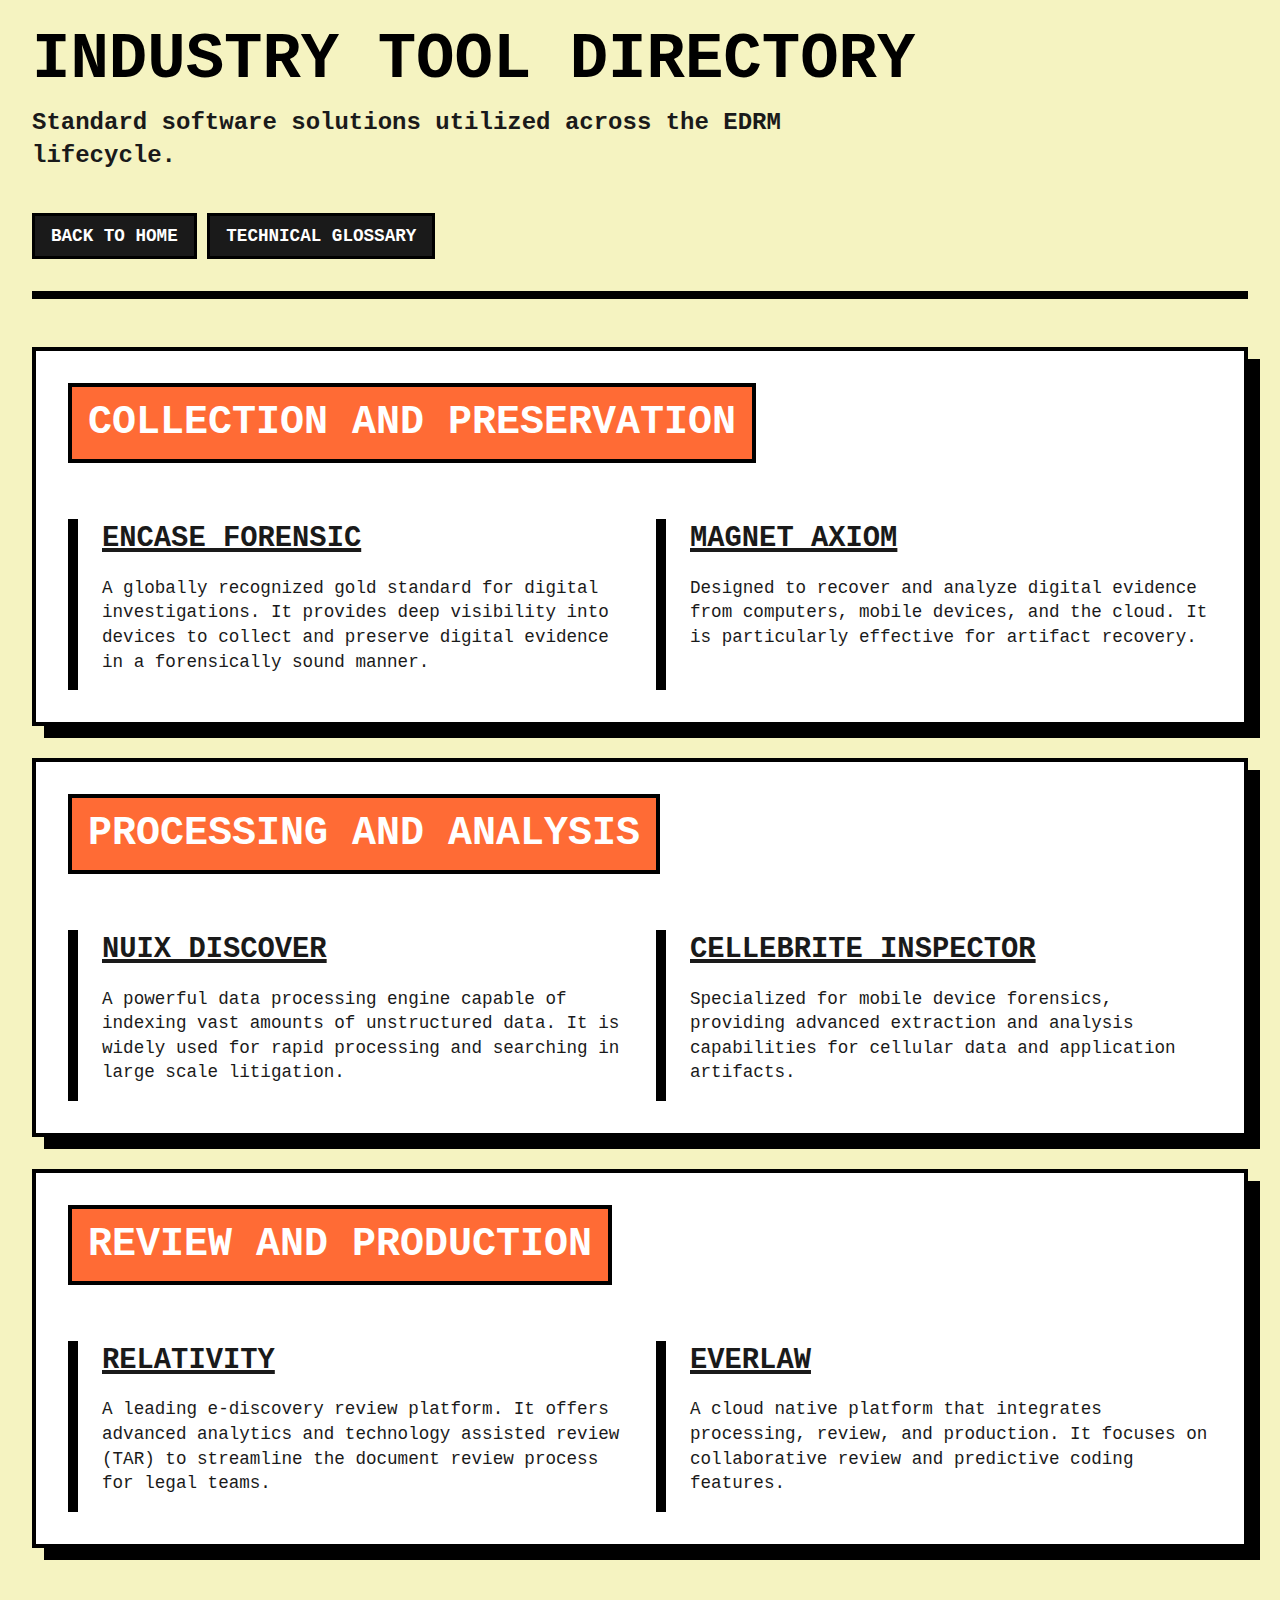
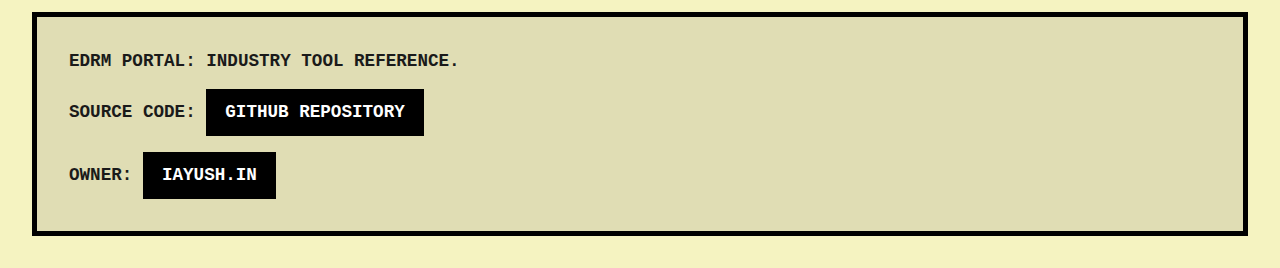
<file: tools.html>
<!DOCTYPE html>
<html lang="en">
<head>
    <meta charset="UTF-8">
    <meta name="viewport" content="width=device-width, initial-scale=1.0">
    <title>Industry Tools: EDRM Digital Forensics</title>
    <link rel="stylesheet" href="styles.css">
</head>
<body>
    <header>
        <h1>Industry Tool Directory</h1>
        <p class="subtitle">Standard software solutions utilized across the EDRM lifecycle.</p>
        <nav style="margin-top: 1.5rem;">
            <a href="index.html" class="link">Back to Home</a>
            <a href="glossary.html" class="link">Technical Glossary</a>
        </nav>
    </header>

    <main>
        <section class="card">
            <h2>Collection and Preservation</h2>
            <div class="glossary-grid">
                <div class="glossary-item">
                    <h3>EnCase Forensic</h3>
                    <p>A globally recognized gold standard for digital investigations. It provides deep visibility into devices to collect and preserve digital evidence in a forensically sound manner.</p>
                </div>
                <div class="glossary-item">
                    <h3>Magnet AXIOM</h3>
                    <p>Designed to recover and analyze digital evidence from computers, mobile devices, and the cloud. It is particularly effective for artifact recovery.</p>
                </div>
            </div>
        </section>

        <section class="card">
            <h2>Processing and Analysis</h2>
            <div class="glossary-grid">
                <div class="glossary-item">
                    <h3>Nuix Discover</h3>
                    <p>A powerful data processing engine capable of indexing vast amounts of unstructured data. It is widely used for rapid processing and searching in large scale litigation.</p>
                </div>
                <div class="glossary-item">
                    <h3>Cellebrite Inspector</h3>
                    <p>Specialized for mobile device forensics, providing advanced extraction and analysis capabilities for cellular data and application artifacts.</p>
                </div>
            </div>
        </section>

        <section class="card">
            <h2>Review and Production</h2>
            <div class="glossary-grid">
                <div class="glossary-item">
                    <h3>Relativity</h3>
                    <p>A leading e-discovery review platform. It offers advanced analytics and technology assisted review (TAR) to streamline the document review process for legal teams.</p>
                </div>
                <div class="glossary-item">
                    <h3>Everlaw</h3>
                    <p>A cloud native platform that integrates processing, review, and production. It focuses on collaborative review and predictive coding features.</p>
                </div>
            </div>
        </section>
    </main>

    <footer>
        <p>EDRM Portal: Industry Tool Reference.</p>
        <p>Source Code: <a href="https://github.com/ayushedith/edrm-model" class="link">GitHub Repository</a></p>
        <p>Owner: <a href="https://iayush.in" class="link">iayush.in</a></p>
    </footer>
</body>
</html>
</file>
<file: styles.css>
/* Brutalist Design Principles */
:root {
    --cream: #F5F3C1;
    --dark: #1A1A1A;
    --accent: #FF6B35;
    --accent-light: #FFB347;
    --border-gray: #E0DDB4;
    --h-yellow: #FFFACD;
    --h-pink: #FFB3BA;
    --h-green: #BAFFC9;
    --h-blue: #BAE1FF;
    --h-red: #FF6961;
    --black: #000000;
}

* {
    box-sizing: border-box;
    margin: 0;
    padding: 0;
}

body {
    background-color: var(--cream);
    color: var(--dark);
    font-family: 'Courier New', Courier, monospace;
    font-size: 1.1rem;
    line-height: 1.4;
    padding: 2rem;
}

header {
    margin-bottom: 3rem;
    border-bottom: 8px solid var(--black);
    padding-bottom: 2rem;
}

h1 {
    font-size: 4rem;
    font-weight: 900;
    text-transform: uppercase;
    line-height: 0.9;
    word-break: break-word;
    margin-bottom: 1rem;
    color: var(--black);
}

.subtitle {
    font-size: 1.5rem;
    font-weight: bold;
    max-width: 800px;
    color: var(--dark);
}

h2 {
    font-size: 2.5rem;
    text-transform: uppercase;
    margin-bottom: 1.5rem;
    background: var(--accent);
    color: #fff;
    display: inline-block;
    padding: 0.5rem 1rem;
    border: 4px solid var(--black);
}

h3 {
    font-size: 1.8rem;
    text-transform: uppercase;
    margin-bottom: 1rem;
    text-decoration: underline;
    text-decoration-thickness: 4px;
}

.card {
    background: #fff;
    border: 4px solid var(--black);
    padding: 2rem;
    margin-bottom: 2rem;
    box-shadow: 12px 12px 0px var(--black);
    transition: transform 0.1s;
}

/* Color variations for cards in grid */
.grid .card:nth-child(5n+1) { background-color: var(--h-yellow); }
.grid .card:nth-child(5n+2) { background-color: var(--h-pink); }
.grid .card:nth-child(5n+3) { background-color: var(--h-green); }
.grid .card:nth-child(5n+4) { background-color: var(--h-blue); }
.grid .card:nth-child(5n+5) { background-color: var(--h-red); }

.card:hover {
    transform: translate(-4px, -4px);
    box-shadow: 16px 16px 0px var(--black);
}

.link {
    display: inline-block;
    margin-top: 1rem;
    padding: 0.5rem 1rem;
    background: var(--dark);
    color: #fff;
    text-decoration: none;
    font-weight: bold;
    text-transform: uppercase;
    border: 3px solid var(--black);
}

.link:hover {
    background: var(--accent-light);
    color: var(--black);
}

.grid {
    display: grid;
    grid-template-columns: repeat(auto-fit, minmax(300px, 1fr));
    gap: 2rem;
}

.glossary-grid {
    display: grid;
    grid-template-columns: 1fr 1fr;
    gap: 2rem;
    margin-top: 2rem;
}

.glossary-item {
    border-left: 10px solid var(--black);
    padding-left: 1.5rem;
    padding-bottom: 1rem;
}

footer {
    margin-top: 4rem;
    padding: 2rem;
    background: var(--border-gray);
    border: 5px solid var(--black);
    font-weight: bold;
    text-transform: uppercase;
}

footer .link {
    background: var(--black);
    margin-right: 1rem;
}

footer .link:hover {
    background: var(--accent);
}

/* Flow Diagram Styles */
.flow-container {
    display: flex;
    flex-wrap: wrap;
    justify-content: center;
    gap: 1rem;
    margin-bottom: 4rem;
    padding: 2rem;
    background: var(--h-yellow);
    border: 6px solid var(--black);
}

.flow-step {
    background: #fff;
    border: 4px solid var(--black);
    padding: 1rem;
    font-weight: bold;
    text-transform: uppercase;
    text-align: center;
    min-width: 150px;
    box-shadow: 6px 6px 0px var(--black);
    cursor: pointer;
    text-decoration: none;
    color: var(--black);
}

.flow-step:hover {
    background: var(--accent);
    color: #fff;
    transform: translate(-2px, -2px);
    box-shadow: 8px 8px 0px var(--black);
}

.flow-arrow {
    display: flex;
    align-items: center;
    font-size: 2rem;
    font-weight: 900;
}

/* Search and Filters */
.search-container {
    margin: 3rem 0;
    padding: 2rem;
    background: var(--h-pink);
    border: 6px solid var(--black);
}

.search-input {
    width: 100%;
    padding: 1.5rem;
    font-size: 1.5rem;
    font-family: inherit;
    border: 4px solid var(--black);
    box-shadow: 8px 8px 0px var(--black);
    outline: none;
    margin-bottom: 2rem;
}

.search-input:focus {
    background: var(--h-yellow);
    box-shadow: 12px 12px 0px var(--black);
}

.filter-group {
    display: flex;
    gap: 1rem;
    flex-wrap: wrap;
}

.filter-btn {
    padding: 1rem 2rem;
    background: #fff;
    border: 3px solid var(--black);
    font-weight: bold;
    text-transform: uppercase;
    cursor: pointer;
    box-shadow: 4px 4px 0px var(--black);
}

.filter-btn:hover, .filter-btn.active {
    background: var(--accent);
    color: #fff;
    transform: translate(-2px, -2px);
    box-shadow: 6px 6px 0px var(--black);
}

/* Responsiveness */
@media (max-width: 768px) {
    h1 {
        font-size: 2.5rem;
    }
    
    body {
        padding: 1rem;
    }

    .card {
        box-shadow: 8px 8px 0px #000;
    }    
    .glossary-grid {
        grid-template-columns: 1fr;
    }
}

/* Print Optimization */
@media print {
    body {
        background: #fff !important;
        color: #000 !important;
        padding: 0;
    }
    
    .card, header, footer {
        border: 1px solid #000 !important;
        box-shadow: none !important;
        margin-bottom: 1rem;
    }
    
    .link, nav, .search-container, .flow-container {
        display: none !important;
    }
    
    h1 { font-size: 2rem; }
    h2 { background: #eee !important; color: #000 !important; border: 1px solid #000; }}
</file>
